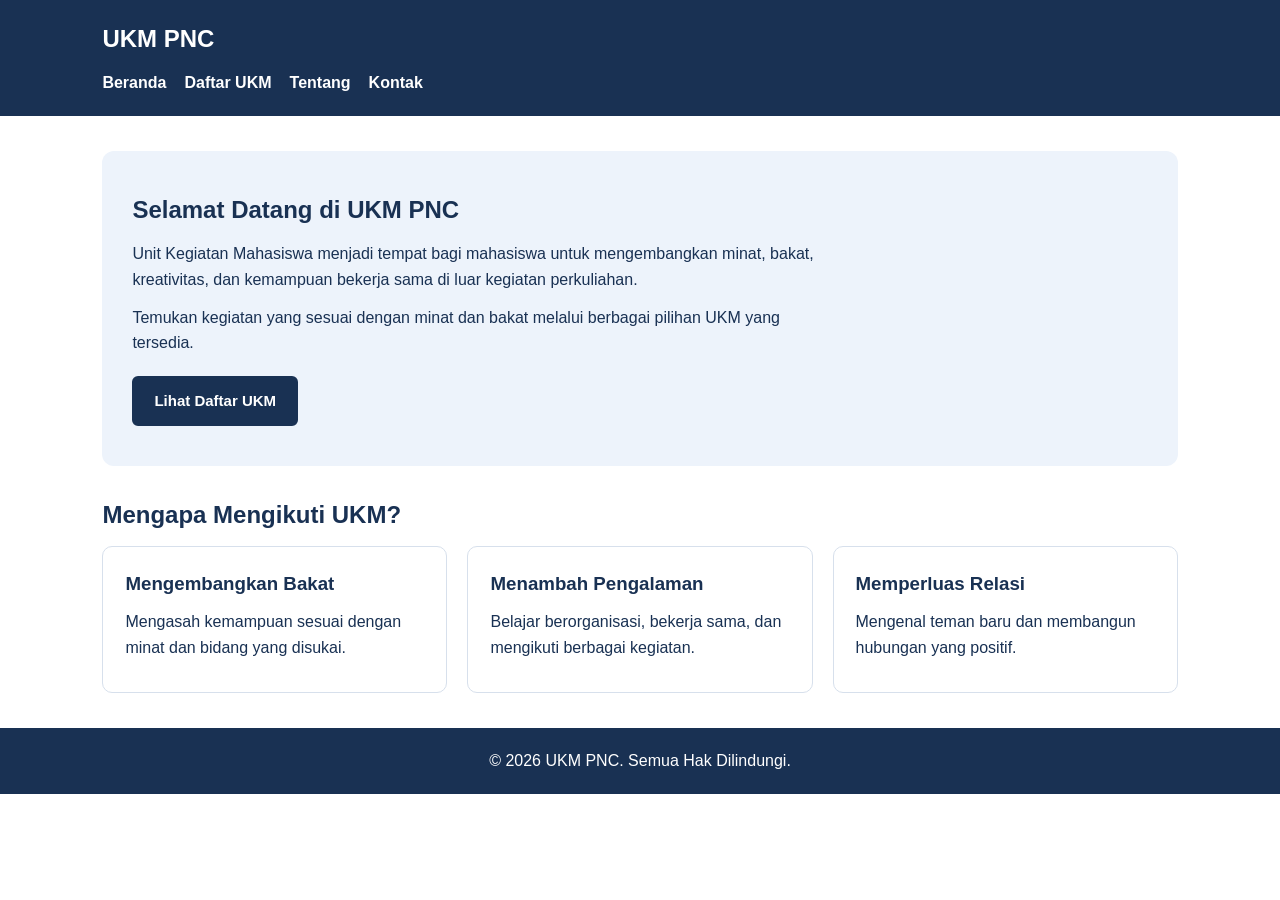
<file: index.html>
<!DOCTYPE html>
<html lang="id">
<head>
    <meta charset="UTF-8">
    <meta name="viewport" content="width=device-width, initial-scale=1.0">
    <title>Beranda - UKM PNC</title>
    <link rel="stylesheet" href="css/style.css">
</head>
<body>

    <header>
        <h2>UKM PNC</h2>
        <nav>
            <a href="index.html">Beranda</a>
            <a href="ukm.html">Daftar UKM</a>
            <a href="tentang.html">Tentang</a>
            <a href="kontak.html">Kontak</a>
        </nav>
    </header>

<main>
    <section class="hero">
        <h1>Selamat Datang di UKM PNC</h1>

        <p>
            Unit Kegiatan Mahasiswa menjadi tempat bagi mahasiswa
            untuk mengembangkan minat, bakat, kreativitas, dan
            kemampuan bekerja sama di luar kegiatan perkuliahan.
        </p>

        <p>
            Temukan kegiatan yang sesuai dengan minat dan bakat
            melalui berbagai pilihan UKM yang tersedia.
        </p>
       <a href="ukm.html" class="btn">Lihat Daftar UKM</a>
    </section>

    <section>
        <h2>Mengapa Mengikuti UKM?</h2>

        <div class="card-container">
            <article class="card">
                <h3>Mengembangkan Bakat</h3>
                <p>
                    Mengasah kemampuan sesuai dengan minat
                    dan bidang yang disukai.
                </p>
            </article>

            <article class="card">
                <h3>Menambah Pengalaman</h3>
                <p>
                    Belajar berorganisasi, bekerja sama,
                    dan mengikuti berbagai kegiatan.
                </p>
            </article>

            <article class="card">
                <h3>Memperluas Relasi</h3>
                <p>
                    Mengenal teman baru dan membangun
                    hubungan yang positif.
                </p>
            </article>
        </div>
    </section>
</main>


    <footer>
        <p>&copy; 2026 UKM PNC. Semua Hak Dilindungi.</p>
    </footer>

</body>
</html>
</file>
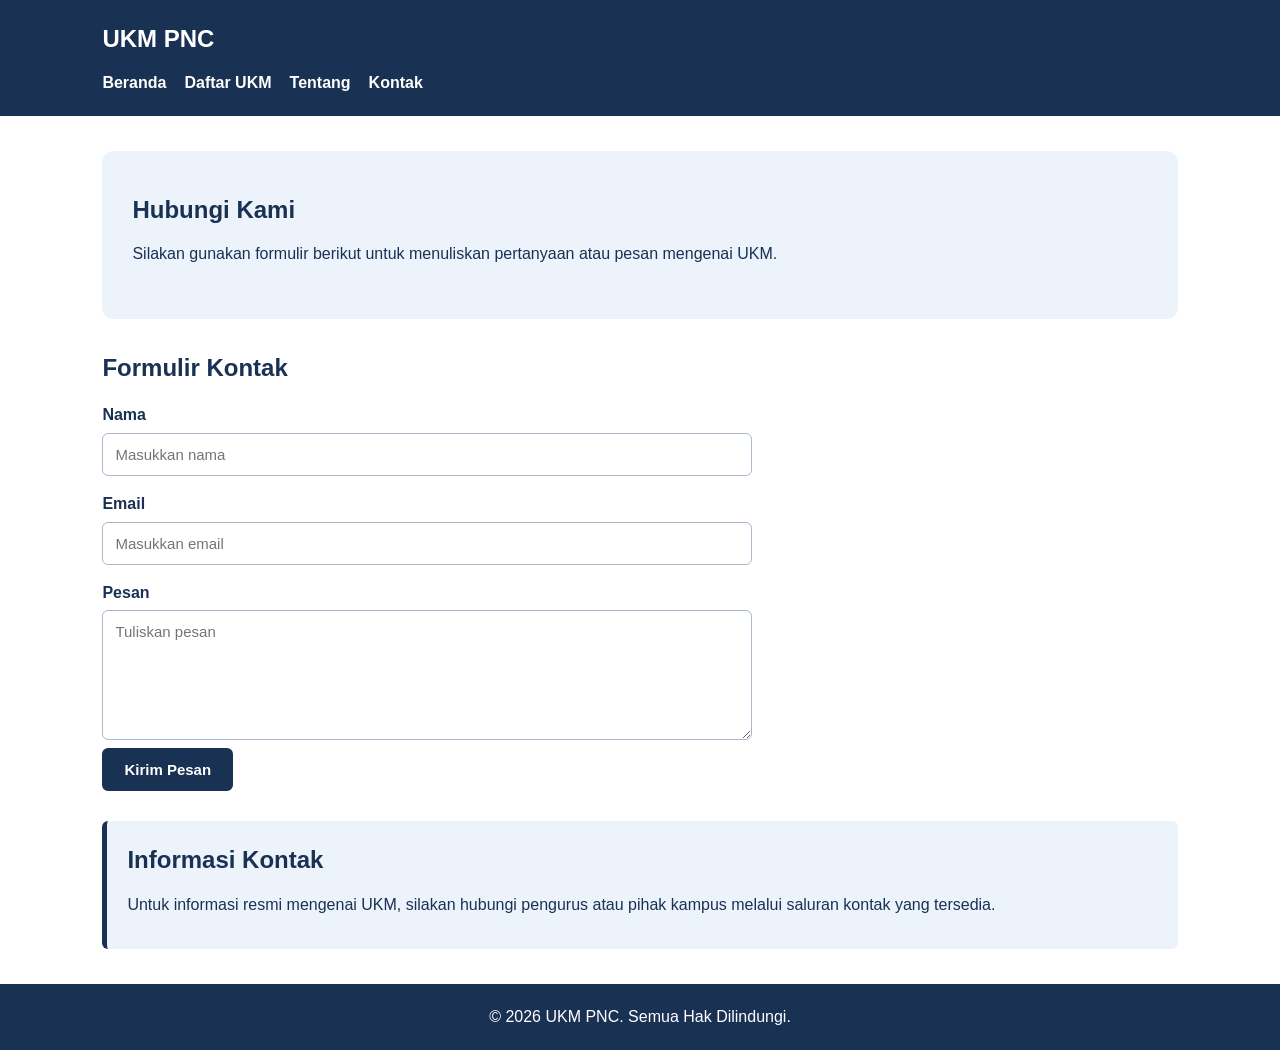
<file: kontak.html>
<!DOCTYPE html>
<html lang="id">
<head>
    <meta charset="UTF-8">
    <meta name="viewport" content="width=device-width, initial-scale=1.0">
    <title>Kontak - UKM PNC</title>
    <link rel="stylesheet" href="css/style.css">
</head>
<body>

    <header>
        <h2>UKM PNC</h2>
        <nav>
            <a href="index.html">Beranda</a>
            <a href="ukm.html">Daftar UKM</a>
            <a href="tentang.html">Tentang</a>
            <a href="kontak.html">Kontak</a>
        </nav>
    </header>

    <main>
        <section class="hero">
            <h1>Hubungi Kami</h1>
            <p>
                Silakan gunakan formulir berikut untuk
                menuliskan pertanyaan atau pesan mengenai UKM.
            </p>
        </section>

        <section>
            <h2>Formulir Kontak</h2>

            <form id="formKontak">
                <label for="nama">Nama</label>
                <input
                    type="text"
                    id="nama"
                    name="nama"
                    placeholder="Masukkan nama"
                    required
                >

                <label for="email">Email</label>
                <input
                    type="email"
                    id="email"
                    name="email"
                    placeholder="Masukkan email"
                    required
                >

                <label for="pesan">Pesan</label>
                <textarea
                    id="pesan"
                    name="pesan"
                    placeholder="Tuliskan pesan"
                    required
                ></textarea>

                <button type="submit" class="btn">
                    Kirim Pesan
                </button>

                <p id="hasilPesan" aria-live="polite"></p>
            </form>
        </section>

        <section>
            <div class="info-box">
                <h2>Informasi Kontak</h2>
                <p>
                    Untuk informasi resmi mengenai UKM,
                    silakan hubungi pengurus atau pihak kampus
                    melalui saluran kontak yang tersedia.
                </p>
            </div>
        </section>
    </main>

    <footer>
        <p>&copy; 2026 UKM PNC. Semua Hak Dilindungi.</p>
    </footer>

    <script>
        const formKontak = document.querySelector("#formKontak");
        const hasilPesan = document.querySelector("#hasilPesan");

        formKontak.addEventListener("submit", function (event) {
            event.preventDefault();

            const nama = document.querySelector("#nama").value.trim();

            hasilPesan.textContent =
                "Terima kasih, " + nama +
                ". Formulir berhasil diperiksa, tetapi pesan belum dikirim ke server.";

            formKontak.reset();
        });
    </script>

</body>
</html>
</file>
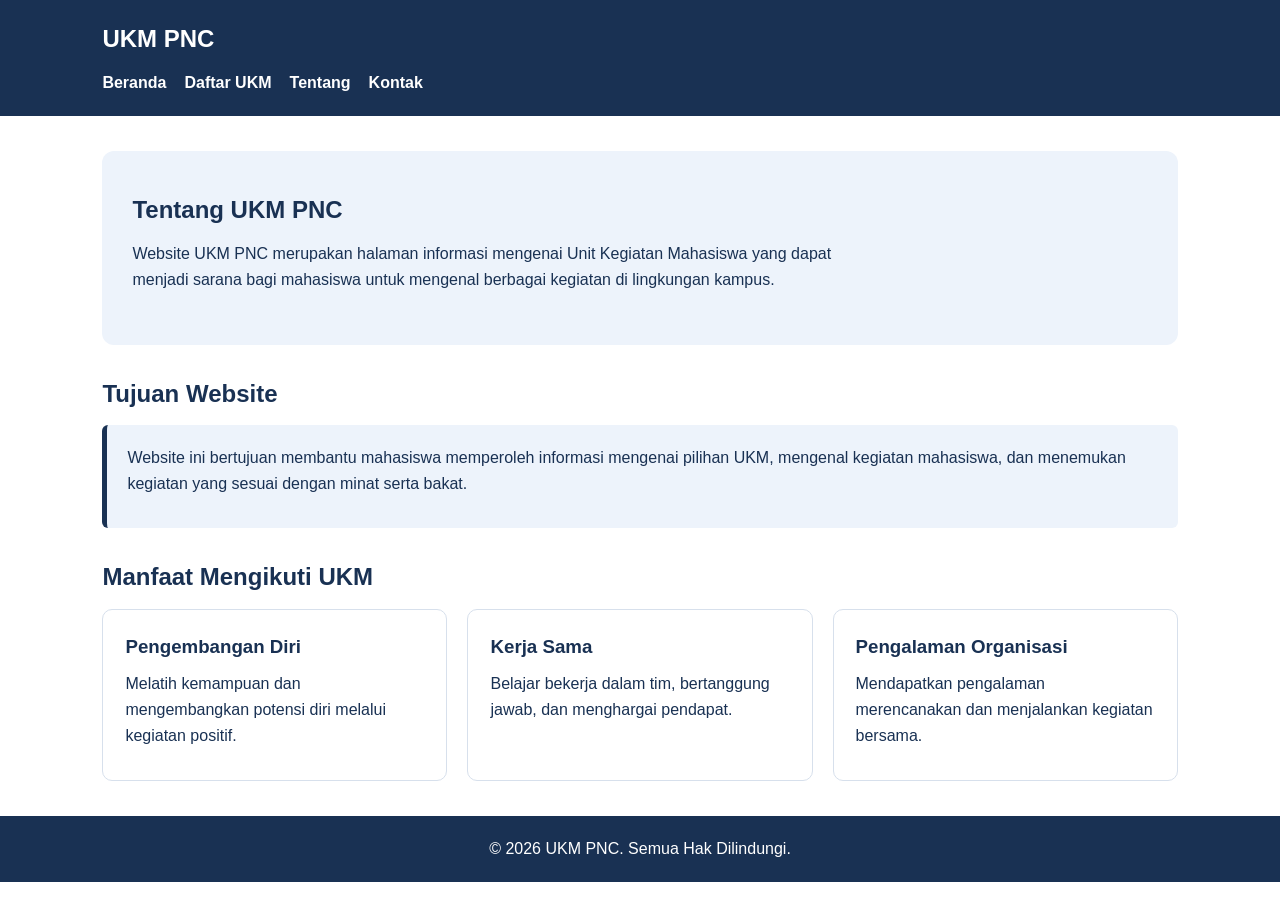
<file: tentang.html>
<!DOCTYPE html>
<html lang="id">
<head>
    <meta charset="UTF-8">
    <meta name="viewport" content="width=device-width, initial-scale=1.0">
    <title>Tentang - UKM PNC</title>
    <link rel="stylesheet" href="css/style.css">
</head>
<body>

    <header>
        <h2>UKM PNC</h2>
        <nav>
            <a href="index.html">Beranda</a>
            <a href="ukm.html">Daftar UKM</a>
            <a href="tentang.html">Tentang</a>
            <a href="kontak.html">Kontak</a>
        </nav>
    </header>

   
<main>
    <section class="hero">
        <h1>Tentang UKM PNC</h1>

        <p>
            Website UKM PNC merupakan halaman informasi
            mengenai Unit Kegiatan Mahasiswa yang dapat
            menjadi sarana bagi mahasiswa untuk mengenal
            berbagai kegiatan di lingkungan kampus.
        </p>
    </section>

    <section>
        <h2>Tujuan Website</h2>

        <div class="info-box">
            <p>
                Website ini bertujuan membantu mahasiswa
                memperoleh informasi mengenai pilihan UKM,
                mengenal kegiatan mahasiswa, dan menemukan
                kegiatan yang sesuai dengan minat serta bakat.
            </p>
        </div>
    </section>

    <section>
        <h2>Manfaat Mengikuti UKM</h2>

        <div class="card-container">
            <article class="card">
                <h3>Pengembangan Diri</h3>
                <p>
                    Melatih kemampuan dan mengembangkan
                    potensi diri melalui kegiatan positif.
                </p>
            </article>

            <article class="card">
                <h3>Kerja Sama</h3>
                <p>
                    Belajar bekerja dalam tim, bertanggung
                    jawab, dan menghargai pendapat.
                </p>
            </article>

            <article class="card">
                <h3>Pengalaman Organisasi</h3>
                <p>
                    Mendapatkan pengalaman merencanakan
                    dan menjalankan kegiatan bersama.
                </p>
            </article>
        </div>
    </section>
</main>


    <footer>
        <p>&copy; 2026 UKM PNC. Semua Hak Dilindungi.</p>
    </footer>

</body>
</html>
</file>
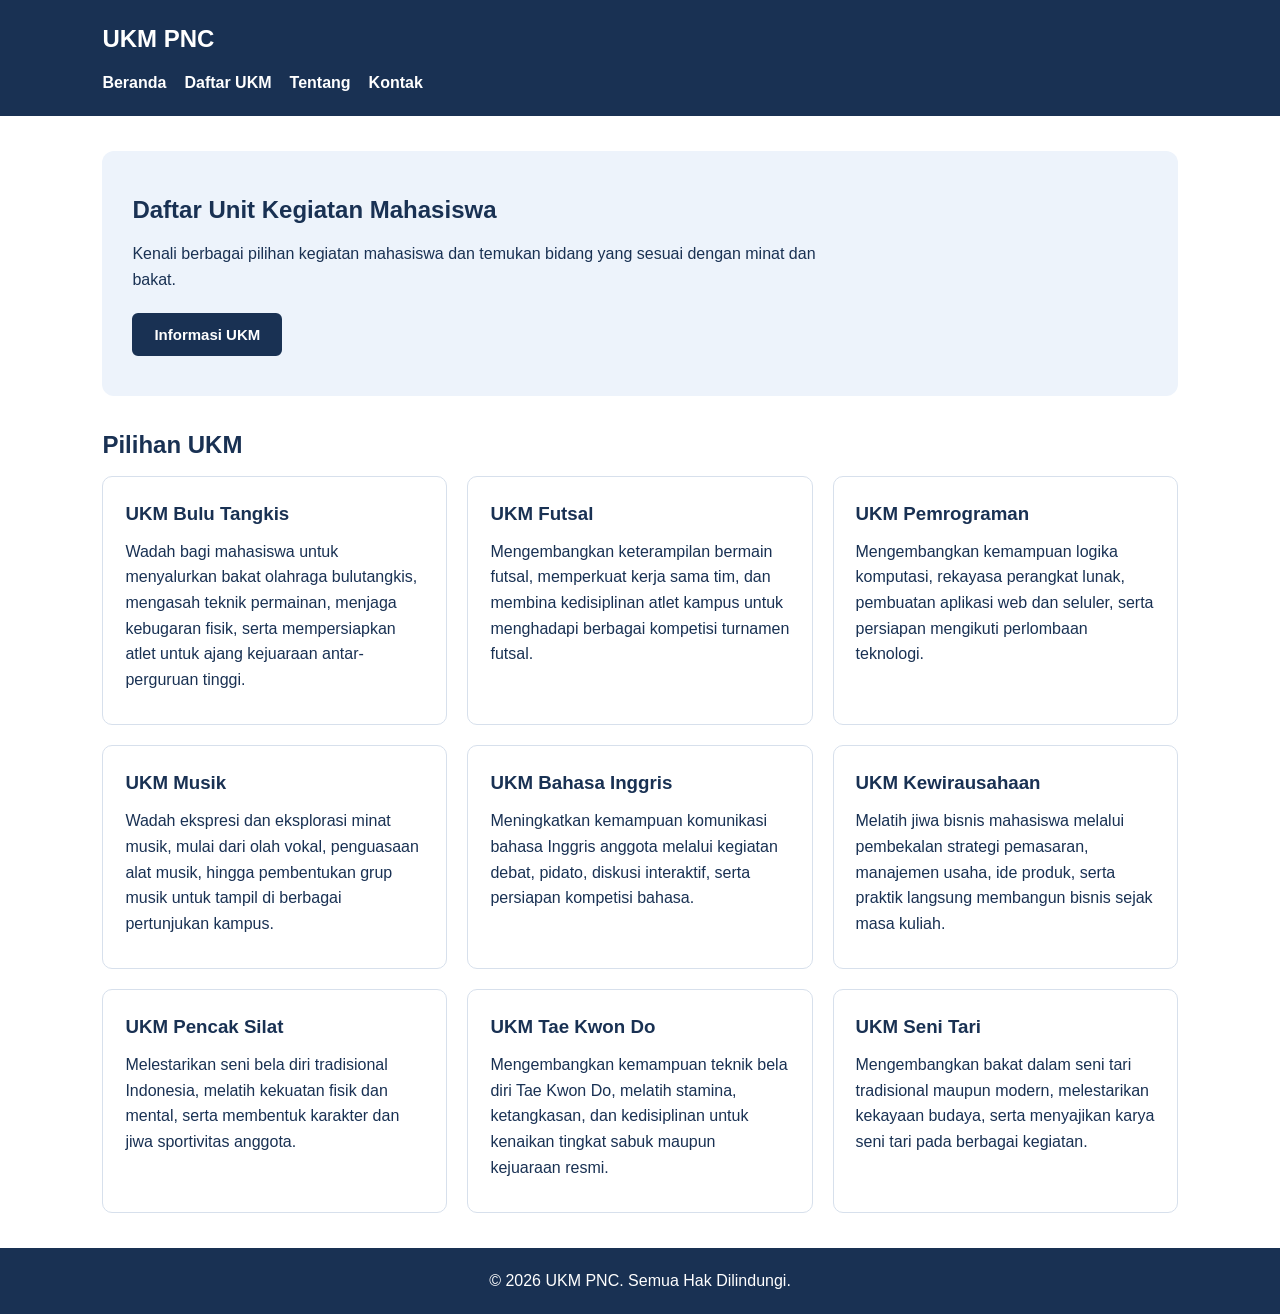
<file: ukm.html>
<!DOCTYPE html>
<html lang="id">

<head>
    <meta charset="UTF-8">
    <meta name="viewport" content="width=device-width, initial-scale=1.0">
    <title>Daftar UKM - UKM PNC</title>
    <link rel="stylesheet" href="css/style.css">
</head>

<body>

    <header>
        <h2>UKM PNC</h2>
        <nav>
            <a href="index.html">Beranda</a>
            <a href="ukm.html">Daftar UKM</a>
            <a href="tentang.html">Tentang</a>
            <a href="kontak.html">Kontak</a>
        </nav>
    </header>


    <main>
        <section class="hero">
            <h1>Daftar Unit Kegiatan Mahasiswa</h1>
            <p>
                Kenali berbagai pilihan kegiatan mahasiswa dan
                temukan bidang yang sesuai dengan minat dan bakat.
            </p>

            <button type="button" class="btn" id="tombolInfo">
                Informasi UKM
            </button>
        </section>

        <section>
            <h2>Pilihan UKM</h2>

            <div class="card-container">
                <article class="card">
                    <h3>UKM Bulu Tangkis</h3>
                    <p>
                        Wadah bagi mahasiswa untuk menyalurkan bakat olahraga bulutangkis, mengasah teknik permainan,
                        menjaga kebugaran fisik, serta mempersiapkan atlet untuk ajang kejuaraan antar-perguruan tinggi.
                    </p>
                </article>

                <article class="card">
                    <h3>UKM Futsal</h3>
                    <p>
                        Mengembangkan keterampilan bermain futsal, memperkuat kerja sama tim, dan membina kedisiplinan
                        atlet kampus untuk menghadapi berbagai kompetisi turnamen futsal.
                    </p>
                </article>

                <article class="card">
                    <h3>UKM Pemrograman</h3>
                    <p>
                        Mengembangkan kemampuan logika komputasi, rekayasa perangkat lunak, pembuatan aplikasi web dan
                        seluler, serta persiapan mengikuti perlombaan teknologi.
                    </p>
                </article>

                <article class="card">
                    <h3>UKM Musik</h3>
                    <p>
                        Wadah ekspresi dan eksplorasi minat musik, mulai dari olah vokal, penguasaan alat musik, hingga
                        pembentukan grup musik untuk tampil di berbagai pertunjukan kampus.
                    </p>
                </article>

                <article class="card">
                    <h3>UKM Bahasa Inggris</h3>
                    <p>
                        Meningkatkan kemampuan komunikasi bahasa Inggris anggota melalui kegiatan debat, pidato, diskusi
                        interaktif, serta persiapan kompetisi bahasa.
                    </p>
                </article>

                <article class="card">
                    <h3>UKM Kewirausahaan</h3>
                    <p>
                        Melatih jiwa bisnis mahasiswa melalui pembekalan strategi pemasaran, manajemen usaha, ide
                        produk, serta praktik langsung membangun bisnis sejak masa kuliah.
                    </p>
                </article>

                <article class="card">
                    <h3>UKM Pencak Silat</h3>
                    <p>
                        Melestarikan seni bela diri tradisional Indonesia, melatih kekuatan fisik dan mental, serta
                        membentuk karakter dan jiwa sportivitas anggota.
                    </p>
                </article>

                <article class="card">
                    <h3>UKM Tae Kwon Do</h3>
                    <p>
                        Mengembangkan kemampuan teknik bela diri Tae Kwon Do, melatih stamina, ketangkasan, dan
                        kedisiplinan untuk kenaikan tingkat sabuk maupun kejuaraan resmi.
                    </p>
                </article>

                <article class="card">
                    <h3>UKM Seni Tari</h3>
                    <p>
                        Mengembangkan bakat dalam seni tari tradisional maupun modern, melestarikan kekayaan budaya,
                        serta menyajikan karya seni tari pada berbagai kegiatan.
                    </p>
                </article>
            </div>
        </section>
    </main>

    <footer>
        <p>&copy; 2026 UKM PNC. Semua Hak Dilindungi.</p>
    </footer>
    <script src="js/script.js"></script>

</body>

</html>
</file>
<file: css/style.css>
/* COMMIT 1: Dasar desain website */

* {
    margin: 0;
    padding: 0;
    box-sizing: border-box;
}

body {
    font-family: Arial, sans-serif;
    background-color: #ffffff;
    color: #193153;
    line-height: 1.6;
}

a {
    text-decoration: none;
}

img {
    max-width: 100%;
}

/* COMMIT 2: Layout halaman */

header {
    background-color: #193153;
    color: #ffffff;
    padding: 20px 8%;
}

header h2 {
    color: #ffffff;
    margin-bottom: 10px;
}

nav {
    display: flex;
    flex-wrap: wrap;
    gap: 18px;
    margin-top: 12px;
}

nav a {
    color: #ffffff;
    font-weight: bold;
}

nav a:hover {
    color: #b9d5ff;
}

main {
    width: 84%;
    max-width: 1100px;
    margin: 35px auto;
    min-height: 55vh;
}

section {
    margin-bottom: 30px;
}

h1,
h2,
h3 {
    color: #193153;
    margin-bottom: 12px;
}

p {
    margin-bottom: 12px;
}

footer {
    background-color: #193153;
    color: #ffffff;
    text-align: center;
    padding: 20px;
    margin-top: 35px;
}

footer p {
    margin-bottom: 0;
}

/* COMMIT 3: Komponen dan responsivitas */

.btn {
    display: inline-block;
    background-color: #193153;
    color: #ffffff;
    padding: 11px 20px;
    border: 2px solid #193153;
    border-radius: 6px;
    cursor: pointer;
    font-size: 15px;
    font-weight: bold;
    margin-top: 8px;
}

.btn:hover {
    background-color: #ffffff;
    color: #193153;
}

.hero {
    background-color: #edf3fb;
    padding: 40px 30px;
    border-radius: 12px;
    margin-bottom: 30px;
}

.hero p {
    max-width: 700px;
}

.card-container {
    display: grid;
    grid-template-columns: repeat(3, minmax(0, 1fr));
    gap: 20px;
}

.card {
    border: 1px solid #d7e0ec;
    border-radius: 10px;
    padding: 22px;
    background-color: #ffffff;
}

.card h3 {
    margin-bottom: 10px;
}

.card p {
    margin-bottom: 10px;
}

.info-box {
    background-color: #edf3fb;
    border-left: 5px solid #193153;
    padding: 20px;
    border-radius: 6px;
}

form {
    max-width: 650px;
}

form label {
    display: block;
    margin-top: 15px;
    margin-bottom: 5px;
    font-weight: bold;
}

form input,
form textarea {
    display: block;
    width: 100%;
    padding: 12px;
    border: 1px solid #aab9cc;
    border-radius: 6px;
    font-family: Arial, sans-serif;
    font-size: 15px;
}

form textarea {
    min-height: 130px;
    resize: vertical;
}

#hasilPesan {
    margin-top: 15px;
    font-weight: bold;
}

@media (max-width: 768px) {
    header {
        padding: 18px 5%;
    }

    main {
        width: 90%;
        margin: 25px auto;
    }

    .hero {
        padding: 25px 20px;
    }

    .card-container {
        grid-template-columns: 1fr;
    }

    nav {
        gap: 12px;
    }
}
</file>
